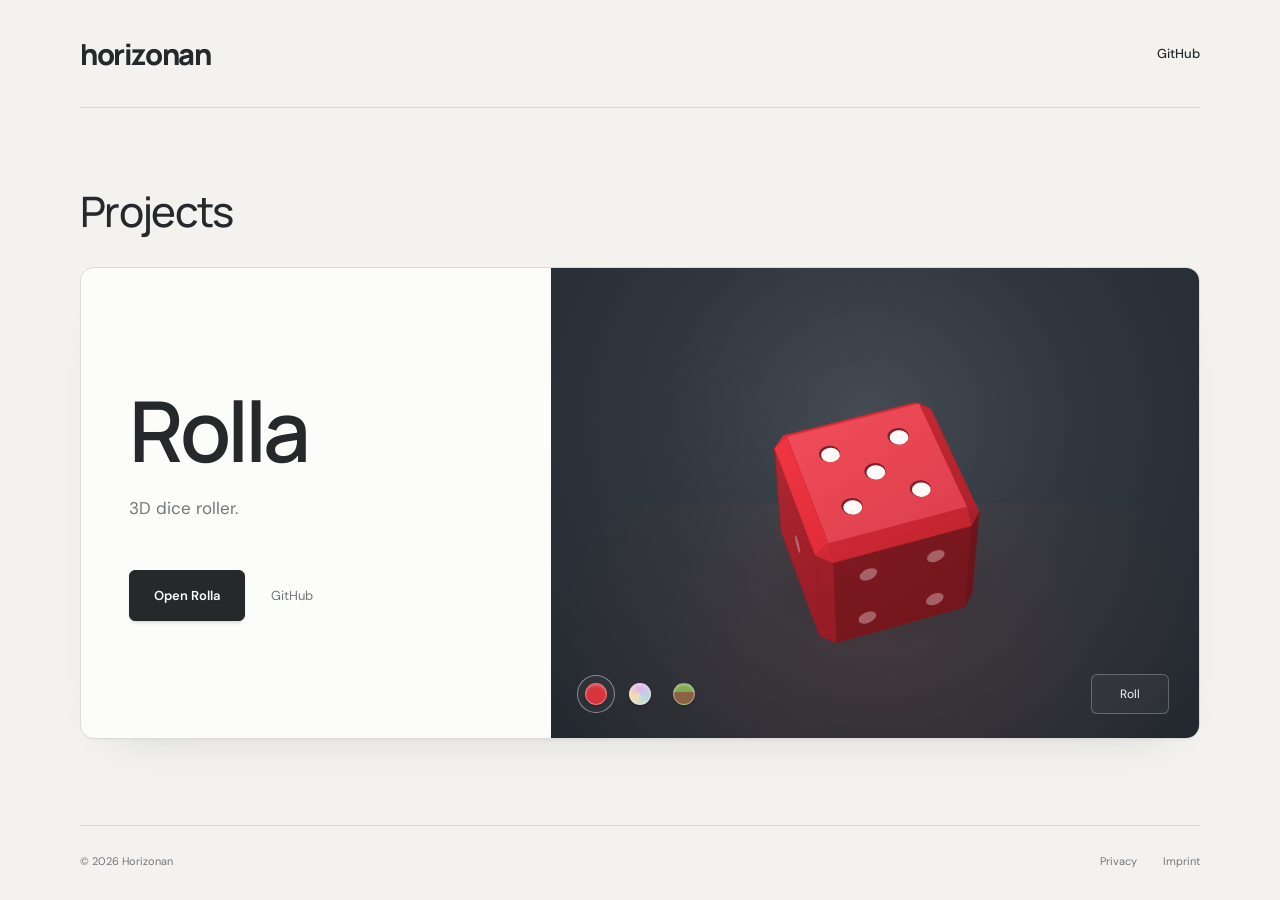
<file: index.html>
<!doctype html>
<html lang="en">
<head>
  <meta charset="utf-8">
  <meta name="viewport" content="width=device-width, initial-scale=1">
  <meta name="theme-color" content="#f3f2ee">
  <meta name="description" content="Projects by Horizonan. Rolla — a 3D dice roller.">
  <meta property="og:title" content="Horizonan — Projects">
  <meta property="og:description" content="Projects by Horizonan. Rolla — a 3D dice roller.">
  <meta property="og:type" content="website">
  <meta property="og:url" content="https://horizonan.github.io/">
  <link rel="canonical" href="https://horizonan.github.io/">
  <link rel="icon" href="./assets/favicon.svg" type="image/svg+xml">
  <link rel="stylesheet" href="./assets/fonts/fonts.css">
  <link rel="stylesheet" href="./assets/home.css?v=a72be0ea5be6">
  <script type="module" src="./assets/home.js"></script>
  <title>Horizonan — Projects</title>
</head>
<body>
  <a class="skip-link" href="#projects">Skip to projects</a>
  <div class="shell">
    <header class="site-header">
      <a class="brand" href="./" aria-label="Horizonan home">horizonan</a>
      <nav aria-label="Main"><a href="https://github.com/Horizonan" target="_blank" rel="noopener noreferrer">GitHub</a></nav>
    </header>
    <main>
      <section class="projects" id="projects" aria-labelledby="projects-title">
        <h1 id="projects-title">Projects</h1>
        <article class="project-card" aria-labelledby="rolla-title">
          <div class="project-info">
            <h2 id="rolla-title">Rolla</h2>
            <p class="project-description">3D dice roller.</p>
            <div class="project-actions"><a class="project-link" href="https://horizonan.github.io/rolla/">Open Rolla</a><a class="source-link" href="https://github.com/Horizonan/rolla" target="_blank" rel="noopener noreferrer" aria-label="Rolla on GitHub">GitHub</a></div>
          </div>
          <div class="project-preview" id="rolla-preview">
            <span id="preview-result" role="status" aria-live="polite"></span>
            <canvas id="preview-die" role="img" aria-label="A red three-dimensional die showing five"></canvas>
            <div class="preview-controls" id="preview-controls" hidden>
              <div class="swatches" role="group" aria-label="Preview dice skin">
                <button class="swatch ruby" type="button" aria-label="Ruby skin" aria-pressed="true" data-skin="ruby"><span></span></button>
                <button class="swatch unicorn" type="button" aria-label="Unicorn skin" aria-pressed="false" data-skin="unicorn"><span></span></button>
                <button class="swatch blockcraft" type="button" aria-label="Blockcraft skin" aria-pressed="false" data-skin="blockcraft"><span></span></button>
              </div>
              <button class="preview-roll" id="preview-roll" type="button"><span>Roll</span></button>
            </div>
          </div>
        </article>
      </section>
    </main>
    <footer class="site-footer"><span>© 2026 Horizonan</span><nav aria-label="Legal"><a href="./privacy.html">Privacy</a><a href="./imprint.html">Imprint</a></nav></footer>
  </div>
</body>
</html>
</file>
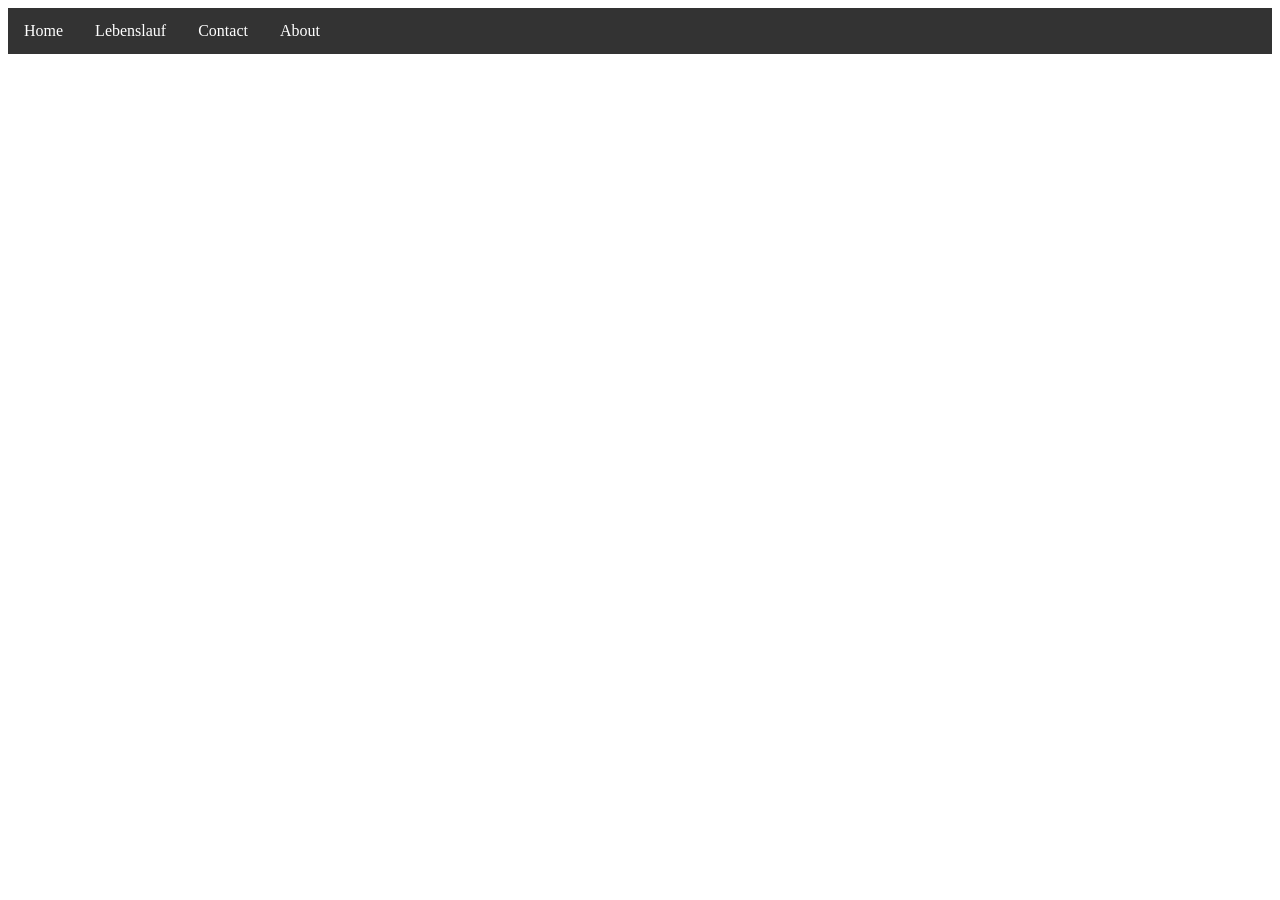
<file: about.html>
<!DOCTYPE html>
<html>
<head>
<title>Daniel Dietachmair</title>
<link href="stylesheet/style.css" rel="stylesheet">
</head>
<body>
<ul>
  <li><a href="index.html">Home</a></li>
  <li><a href="lebenslauf.html">Lebenslauf</a></li>
  <li><a href="contact.html">Contact</a></li>
  <li><a href="about.html">About</a></li>
</ul> 
    

</body>
</html>
</file>
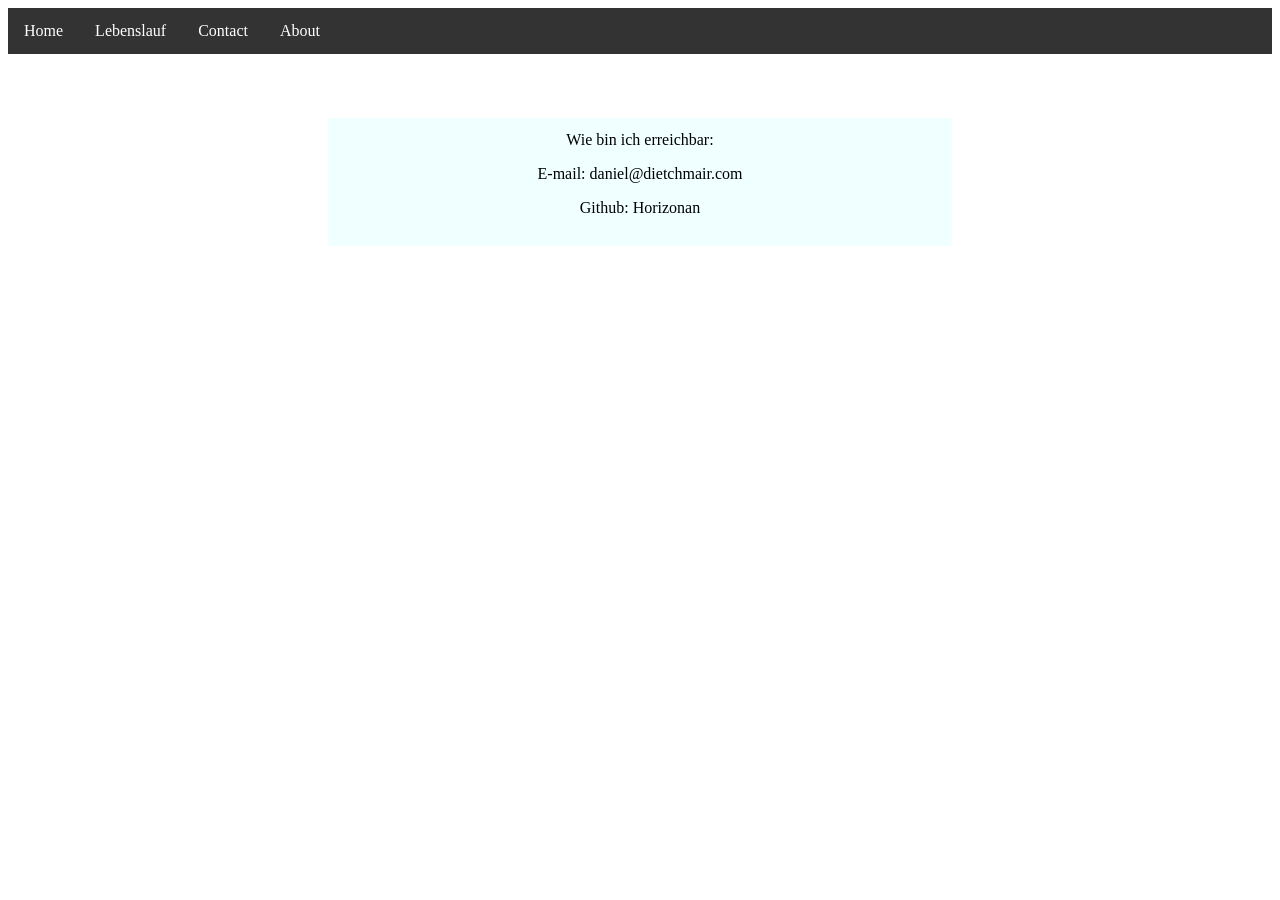
<file: contact.html>
<!DOCTYPE html>
<html>
<head>
<title>Daniel Dietachmair</title>
<link href="stylesheet/style.css" rel="stylesheet">
</head>
<body>
<ul>
  <li><a href="index.html">Home</a></li>
  <li><a href="lebenslauf.html">Lebenslauf</a></li>
  <li><a href="contact.html">Contact</a></li>
  <li><a href="about.html">About</a></li>
</ul> 
   
    <div id="contacts">
        <h>Wie bin ich erreichbar: </h>
        <p>E-mail: daniel@dietchmair.com</p>
        <p>Github: Horizonan</p>
        
    </div>
    

</body>
</html>
</file>
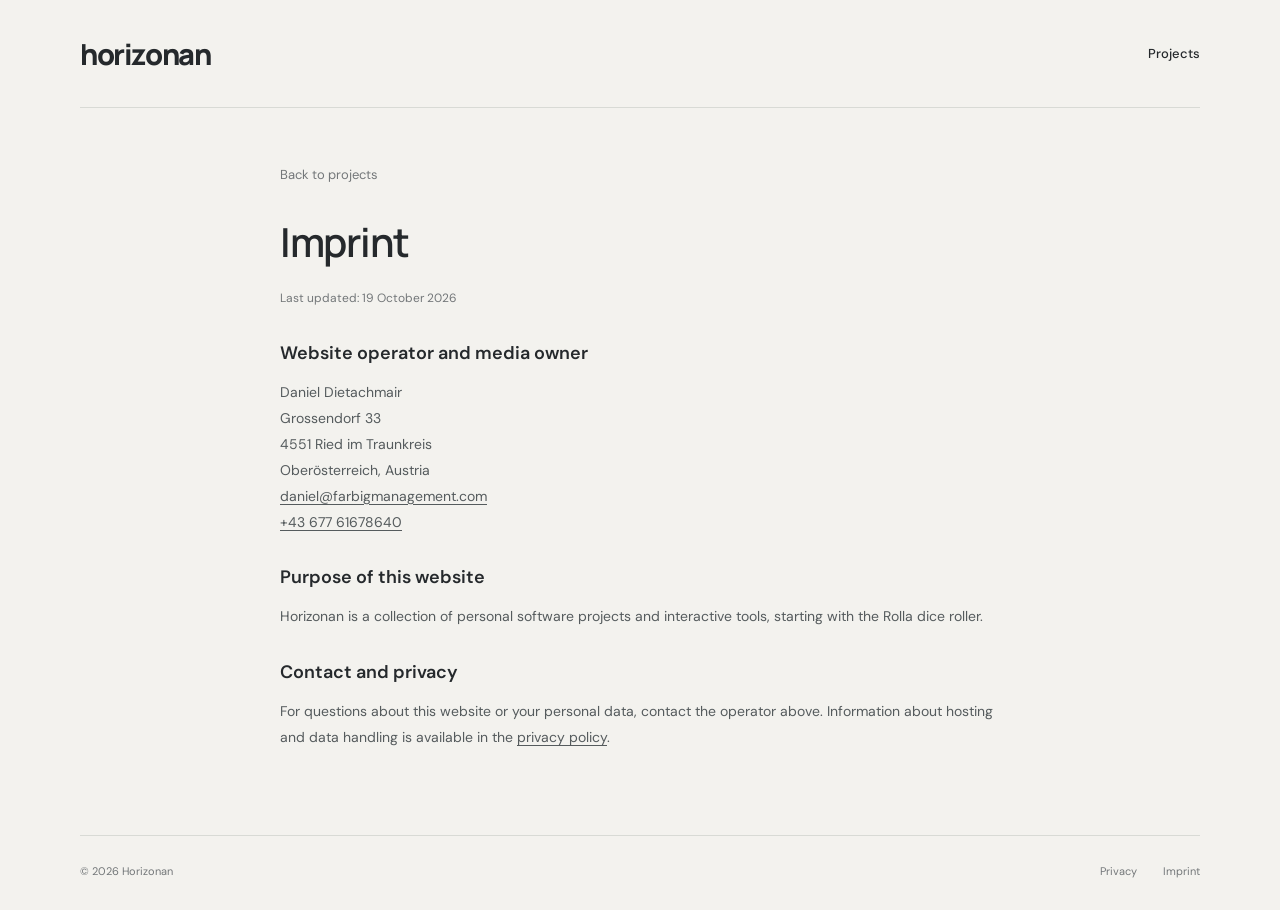
<file: imprint.html>
<!doctype html><html lang="en"><head><meta charset="utf-8"><meta name="viewport" content="width=device-width, initial-scale=1"><meta name="theme-color" content="#f3f2ee"><meta name="description" content="Imprint for the Horizonan project collection."><title>Imprint — Horizonan</title><link rel="icon" href="./assets/favicon.svg" type="image/svg+xml"><link rel="stylesheet" href="./assets/fonts/fonts.css"><link rel="stylesheet" href="./assets/home.css?v=a72be0ea5be6"></head><body><div class="shell"><header class="site-header"><a class="brand" href="./" aria-label="Horizonan home">horizonan</a><nav aria-label="Main"><a href="./#projects">Projects</a></nav></header><main class="legal-page"><a class="back-link" href="./">Back to projects</a><h1>Imprint</h1><p class="updated">Last updated: 19 October 2026</p><h2>Website operator and media owner</h2><address>Daniel Dietachmair<br>Grossendorf 33<br>4551 Ried im Traunkreis<br>Oberösterreich, Austria<br><a href="mailto:daniel@farbigmanagement.com">daniel@farbigmanagement.com</a><br><a href="tel:+4367761678640">+43 677 61678640</a></address><h2>Purpose of this website</h2><p>Horizonan is a collection of personal software projects and interactive tools, starting with the Rolla dice roller.</p><h2>Contact and privacy</h2><p>For questions about this website or your personal data, contact the operator above. Information about hosting and data handling is available in the <a href="./privacy.html">privacy policy</a>.</p></main><footer class="site-footer"><span>© 2026 Horizonan</span><nav aria-label="Legal"><a href="./privacy.html">Privacy</a><a href="./imprint.html">Imprint</a></nav></footer></div></body></html>
</file>
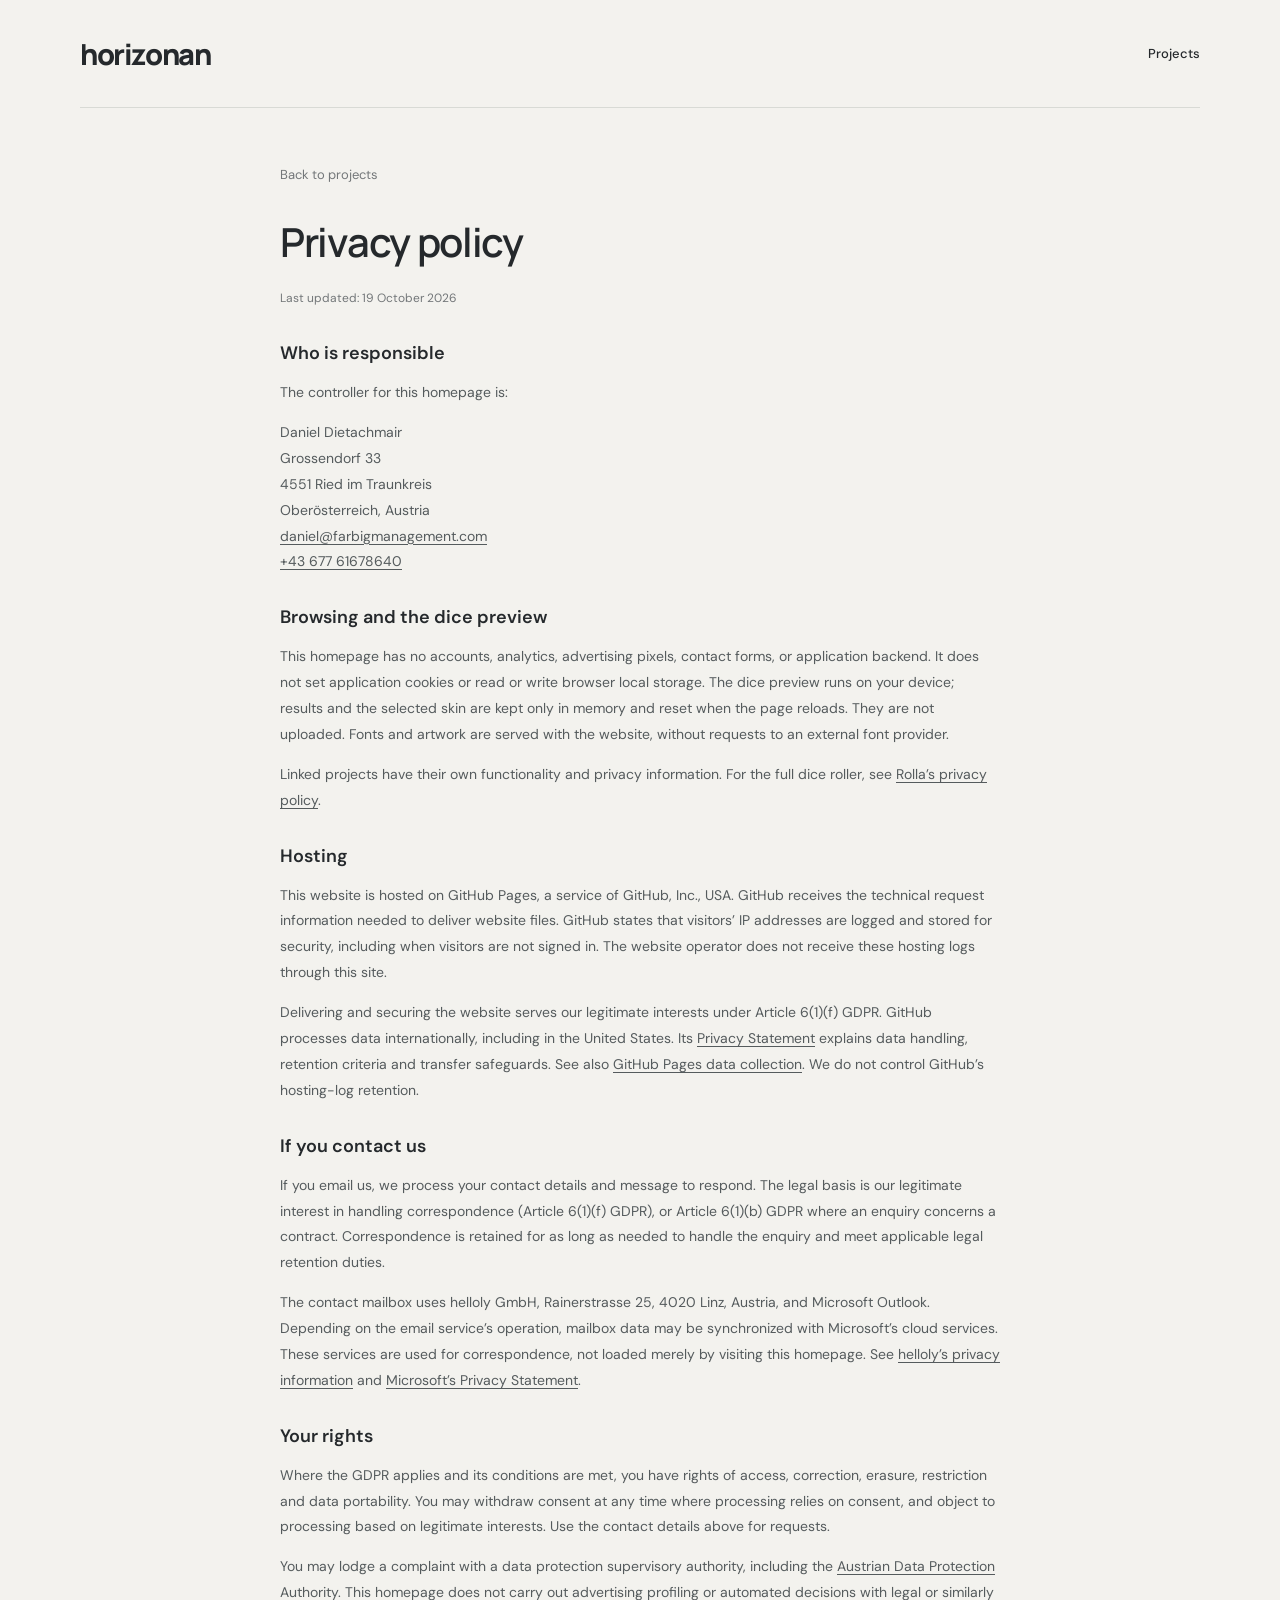
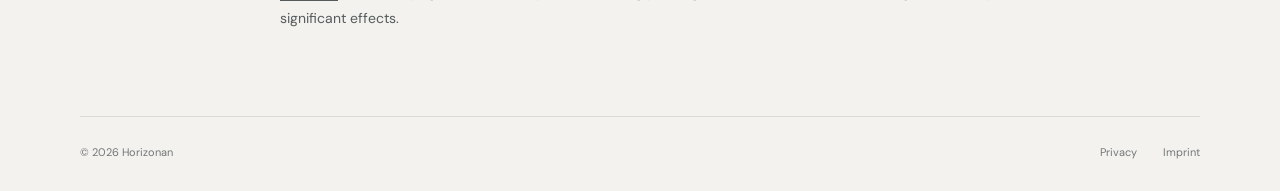
<file: privacy.html>
<!doctype html><html lang="en"><head><meta charset="utf-8"><meta name="viewport" content="width=device-width, initial-scale=1"><meta name="theme-color" content="#f3f2ee"><meta name="description" content="Privacy policy for the Horizonan project collection."><title>Privacy policy — Horizonan</title><link rel="icon" href="./assets/favicon.svg" type="image/svg+xml"><link rel="stylesheet" href="./assets/fonts/fonts.css"><link rel="stylesheet" href="./assets/home.css?v=a72be0ea5be6"></head><body><div class="shell"><header class="site-header"><a class="brand" href="./" aria-label="Horizonan home">horizonan</a><nav aria-label="Main"><a href="./#projects">Projects</a></nav></header><main class="legal-page"><a class="back-link" href="./">Back to projects</a><h1>Privacy policy</h1><p class="updated">Last updated: 19 October 2026</p><h2>Who is responsible</h2><p>The controller for this homepage is:</p><address>Daniel Dietachmair<br>Grossendorf 33<br>4551 Ried im Traunkreis<br>Oberösterreich, Austria<br><a href="mailto:daniel@farbigmanagement.com">daniel@farbigmanagement.com</a><br><a href="tel:+4367761678640">+43 677 61678640</a></address>
<h2>Browsing and the dice preview</h2><p>This homepage has no accounts, analytics, advertising pixels, contact forms, or application backend. It does not set application cookies or read or write browser local storage. The dice preview runs on your device; results and the selected skin are kept only in memory and reset when the page reloads. They are not uploaded. Fonts and artwork are served with the website, without requests to an external font provider.</p><p>Linked projects have their own functionality and privacy information. For the full dice roller, see <a href="https://horizonan.github.io/rolla/privacy.html">Rolla’s privacy policy</a>.</p>
<h2>Hosting</h2><p>This website is hosted on GitHub Pages, a service of GitHub, Inc., USA. GitHub receives the technical request information needed to deliver website files. GitHub states that visitors’ IP addresses are logged and stored for security, including when visitors are not signed in. The website operator does not receive these hosting logs through this site.</p><p>Delivering and securing the website serves our legitimate interests under Article 6(1)(f) GDPR. GitHub processes data internationally, including in the United States. Its <a href="https://docs.github.com/en/site-policy/privacy-policies/github-general-privacy-statement">Privacy Statement</a> explains data handling, retention criteria and transfer safeguards. See also <a href="https://docs.github.com/en/pages/getting-started-with-github-pages/what-is-github-pages#data-collection">GitHub Pages data collection</a>. We do not control GitHub’s hosting-log retention.</p>
<h2>If you contact us</h2><p>If you email us, we process your contact details and message to respond. The legal basis is our legitimate interest in handling correspondence (Article 6(1)(f) GDPR), or Article 6(1)(b) GDPR where an enquiry concerns a contract. Correspondence is retained for as long as needed to handle the enquiry and meet applicable legal retention duties.</p><p>The contact mailbox uses helloly GmbH, Rainerstrasse 25, 4020 Linz, Austria, and Microsoft Outlook. Depending on the email service’s operation, mailbox data may be synchronized with Microsoft’s cloud services. These services are used for correspondence, not loaded merely by visiting this homepage. See <a href="https://www.helloly.com/datenschutzerklaerung">helloly’s privacy information</a> and <a href="https://privacy.microsoft.com/privacystatement">Microsoft’s Privacy Statement</a>.</p>
<h2>Your rights</h2><p>Where the GDPR applies and its conditions are met, you have rights of access, correction, erasure, restriction and data portability. You may withdraw consent at any time where processing relies on consent, and object to processing based on legitimate interests. Use the contact details above for requests.</p><p>You may lodge a complaint with a data protection supervisory authority, including the <a href="https://dsb.gv.at/eingabe-an-die-dsb/beschwerde">Austrian Data Protection Authority</a>. This homepage does not carry out advertising profiling or automated decisions with legal or similarly significant effects.</p></main><footer class="site-footer"><span>© 2026 Horizonan</span><nav aria-label="Legal"><a href="./privacy.html">Privacy</a><a href="./imprint.html">Imprint</a></nav></footer></div></body></html>
</file>
<file: assets/fonts/fonts.css>
@font-face {
  font-family: 'DM Sans';
  font-style: normal;
  font-weight: 400 800;
  font-display: swap;
  src: url(./dm-sans.woff2) format('woff2');
  unicode-range: U+0000-00FF, U+0131, U+0152-0153, U+02BB-02BC, U+02C6, U+02DA, U+02DC, U+0304, U+0308, U+0329, U+2000-206F, U+20AC, U+2122, U+2191, U+2193, U+2212, U+2215, U+FEFF, U+FFFD;
}
@font-face {
  font-family: 'Manrope';
  font-style: normal;
  font-weight: 400 800;
  font-display: swap;
  src: url(./manrope.woff2) format('woff2');
  unicode-range: U+0000-00FF, U+0131, U+0152-0153, U+02BB-02BC, U+02C6, U+02DA, U+02DC, U+0304, U+0308, U+0329, U+2000-206F, U+20AC, U+2122, U+2191, U+2193, U+2212, U+2215, U+FEFF, U+FFFD;
}
</file>
<file: assets/home.css>
:root{--paper:#f3f2ee;--ink:#25292c;--muted:#737779;--line:#d8dad5;--accent:#c82e3a;color-scheme:light;font-family:'DM Sans',sans-serif;color:var(--ink);background:var(--paper);font-synthesis:none}
*{box-sizing:border-box}body{margin:0}a{color:inherit;text-decoration:none}button{font:inherit;cursor:pointer}button:disabled{cursor:wait}a:focus-visible,button:focus-visible{outline:2px solid var(--accent);outline-offset:5px}[hidden]{display:none!important}::selection{background:#edc5c6}.shell{max-width:1248px;min-height:100svh;margin:auto;padding:0 64px;display:flex;flex-direction:column}.skip-link{position:fixed;left:20px;top:-100px;padding:14px 20px;background:var(--ink);color:white;z-index:50;border-radius:4px}.skip-link:focus{top:20px}
.site-header{min-height:108px;display:flex;align-items:center;justify-content:space-between;border-bottom:1px solid var(--line)}.brand{font-family:'Manrope',sans-serif;font-size:29px;font-weight:800;letter-spacing:-1.4px}.site-header nav{display:flex;align-items:center;gap:24px;font-size:13px;font-weight:500}.site-header nav a,.source-link,.site-footer a{transition:color .18s}.site-header nav a:hover,.site-footer a:hover,.source-link:hover{color:var(--accent)}
main:not(.legal-page){flex:1;display:flex;align-items:center}.projects{padding:52px 0 60px;width:100%}.projects h1{font-family:'Manrope',sans-serif;font-size:42px;font-weight:500;letter-spacing:-1.7px;line-height:1.2;margin:0 0 30px}.project-card{display:grid;grid-template-columns:.84fr 1.16fr;overflow:hidden;border:1px solid #d9dcd7;border-radius:14px;background:#fcfcfa;box-shadow:0 4px 5px -4px #1b22200b,0 22px 50px -38px #1b22203b}.project-info{padding:55px 48px;display:flex;flex-direction:column;align-items:flex-start;justify-content:center}.project-info h2{font-family:'Manrope',sans-serif;font-size:clamp(60px,6.6vw,84px);font-weight:600;letter-spacing:-4px;line-height:1.07;margin:0 0 20px}.project-description{color:var(--muted);font-size:17px;line-height:1.6;margin:0}.project-actions{display:flex;align-items:center;gap:26px;margin-top:48px}.project-link{font-size:13px;font-weight:600;padding:16px 24px;color:#fff;background:var(--ink);border:1px solid var(--ink);border-radius:6px;box-shadow:0 3px 5px -3px #18201c4d;transition:background .18s,border-color .18s,box-shadow .18s,transform .18s}.project-link:hover{background:#b82935;border-color:#b82935;box-shadow:0 6px 13px -6px #781f2966;transform:translateY(-1px)}.project-link:active{transform:translateY(0)}.source-link{font-size:13px;color:#737779}
.project-preview{min-height:470px;background:radial-gradient(ellipse at 49% 32%,#454b52 0%,#30373e 44%,#22282e 100%);position:relative;overflow:hidden;isolation:isolate}.project-preview::before{content:'';position:absolute;inset:50% -10% -45%;background:radial-gradient(ellipse at 50% 30%,#b94a4924,transparent 60%);pointer-events:none;transition:opacity .4s}.project-preview[data-skin=unicorn]{background:radial-gradient(ellipse at 49% 32%,#54505d 0%,#3a3544 44%,#282431 100%)}.project-preview[data-skin=blockcraft]{background:radial-gradient(ellipse at 49% 32%,#48554d 0%,#333f38 44%,#232e28 100%)}.project-preview[data-skin=unicorn]::before,.project-preview[data-skin=blockcraft]::before{opacity:0}#preview-result{position:absolute;top:26px;right:30px;font-size:12px;color:#d4d6d7;z-index:2;font-variant-numeric:tabular-nums}#preview-die{position:absolute;left:0;top:4px;width:100%;height:calc(100% - 62px);touch-action:pan-y}.preview-controls{position:absolute;bottom:24px;left:26px;right:30px;display:flex;align-items:center;justify-content:space-between;z-index:2}.swatches{display:flex;align-items:center;gap:6px}.swatch{width:38px;height:38px;padding:7px;border:1px solid transparent;border-radius:50%;background:none;display:grid;place-items:center;transition:border-color .2s,background .2s}.swatch[aria-pressed=true]{border-color:#d3d8d98c;background:#ffffff08}.swatch:hover{background:#ffffff12}.swatch>span{width:22px;height:22px;display:block;border-radius:50%;border:1px solid #fff5;box-shadow:inset 0 2px 2px #ffffff30,0 2px 3px #0003}.swatch.ruby>span{background:#d7353b}.swatch.unicorn>span{background:conic-gradient(#dfb7e9,#b4d9e8,#f5dfac,#dfb7e9)}.swatch.blockcraft>span{background:linear-gradient(#81aa51 40%,#8c6244 40%)}.preview-roll{min-height:40px;min-width:78px;padding:0 17px;border:1px solid #ffffff40;background:#ffffff09;border-radius:6px;color:#f5f6f5;font-size:12px;transition:background .18s,border-color .18s}.preview-roll:hover{background:#ffffff17;border-color:#ffffff80}.preview-roll:disabled{opacity:.5}.project-preview button:focus-visible{outline-color:#fff}
.site-footer{display:flex;gap:24px;align-items:center;border-top:1px solid var(--line);padding:28px 0 32px;font-size:11px;color:var(--muted)}.site-footer nav{display:flex;gap:26px;margin-left:auto}
.legal-page{width:100%;max-width:720px;flex:1;margin:55px auto 70px}.legal-page .back-link{font-size:13px;color:var(--muted)}.legal-page h1{font-family:'Manrope',sans-serif;font-size:40px;letter-spacing:-1.3px;font-weight:600;margin:30px 0 18px}.legal-page .updated{font-size:12px;color:var(--muted);margin-bottom:32px}.legal-page h2{font-size:18px;font-weight:600;margin-top:30px}.legal-page p,.legal-page address{font-size:14px;line-height:1.85;color:#555b5d}.legal-page address{font-style:normal}.legal-page a:not(.back-link){text-decoration:underline;text-underline-offset:3px}.legal-page a:hover{color:var(--accent)}
@media(min-width:1450px){.shell{max-width:1360px;padding:0 80px}.project-preview{min-height:520px}.project-info{padding:64px}.projects h1{font-size:46px}}
@media(max-width:1000px){.shell{padding:0 40px}.project-info{padding:40px 34px}.project-info h2{font-size:68px;letter-spacing:-3px}.project-preview{min-height:430px}.project-actions{gap:20px}.project-link{padding:15px 20px}}
@media(max-width:760px){.shell{padding:0 28px}.site-header{min-height:88px}.brand{font-size:26px}.projects{padding:38px 0 44px}.projects h1{font-size:34px;letter-spacing:-1px;margin-bottom:24px}.project-card{grid-template-columns:.9fr 1.1fr}.project-info{padding:32px 26px}.project-info h2{font-size:55px;letter-spacing:-2.5px}.project-description{font-size:15px}.project-actions{margin-top:34px;gap:18px}.project-link{font-size:12px;padding:14px 17px}.source-link{font-size:12px}.project-preview{min-height:390px}.preview-controls{left:16px;right:20px;bottom:20px}.swatches{gap:3px}.swatch{width:34px;height:34px;padding:5px}.preview-roll{min-width:65px;padding:0 12px}#preview-result{top:22px;right:22px}.site-footer{padding:24px 0 27px}}
@media(max-width:580px){.shell{padding:0 22px}.site-header{min-height:82px}.brand{font-size:25px;letter-spacing:-1.1px}.projects{padding:34px 0 38px}.projects h1{font-size:32px;margin-bottom:22px}.project-card{grid-template-columns:1fr;border-radius:12px}.project-info{padding:28px}.project-info h2{font-size:55px;letter-spacing:-2.4px;margin-bottom:11px}.project-description{font-size:15px}.project-actions{margin-top:26px;gap:25px}.project-link{font-size:13px;padding:14px 22px}.source-link{font-size:13px}.project-preview{min-height:335px}.preview-controls{left:20px;right:23px}.swatch{width:36px;height:36px}.swatch>span{width:21px;height:21px}.preview-roll{min-width:76px;font-size:12px}.site-footer{padding:23px 0 27px;gap:18px;font-size:10px}.site-footer nav{gap:20px}.legal-page{margin:36px auto 48px}.legal-page h1{font-size:32px}.legal-page p,.legal-page address{font-size:13px}}
@media(prefers-reduced-motion:reduce){*,*::before,*::after{transition:none!important;animation:none!important}}
</file>
<file: stylesheet/style.css>
ul {
  list-style-type: none;
  margin: 0;
  padding: 0;
  overflow: hidden;
  background-color: #333;
}

li {
  float: left;
}

li a {
  display: block;
  color: white;
  text-align: center;
  padding: 14px 16px;
  text-decoration: none;
}

li a:hover {
  background-color: #111;
}

#contacts{
    text-align: center;
    display: block;
    padding: 1vw;
    margin-top: 5vw;
    margin-left: 25vw;
    margin-right: 25vw;
    background-color: azure;
}
</file>
